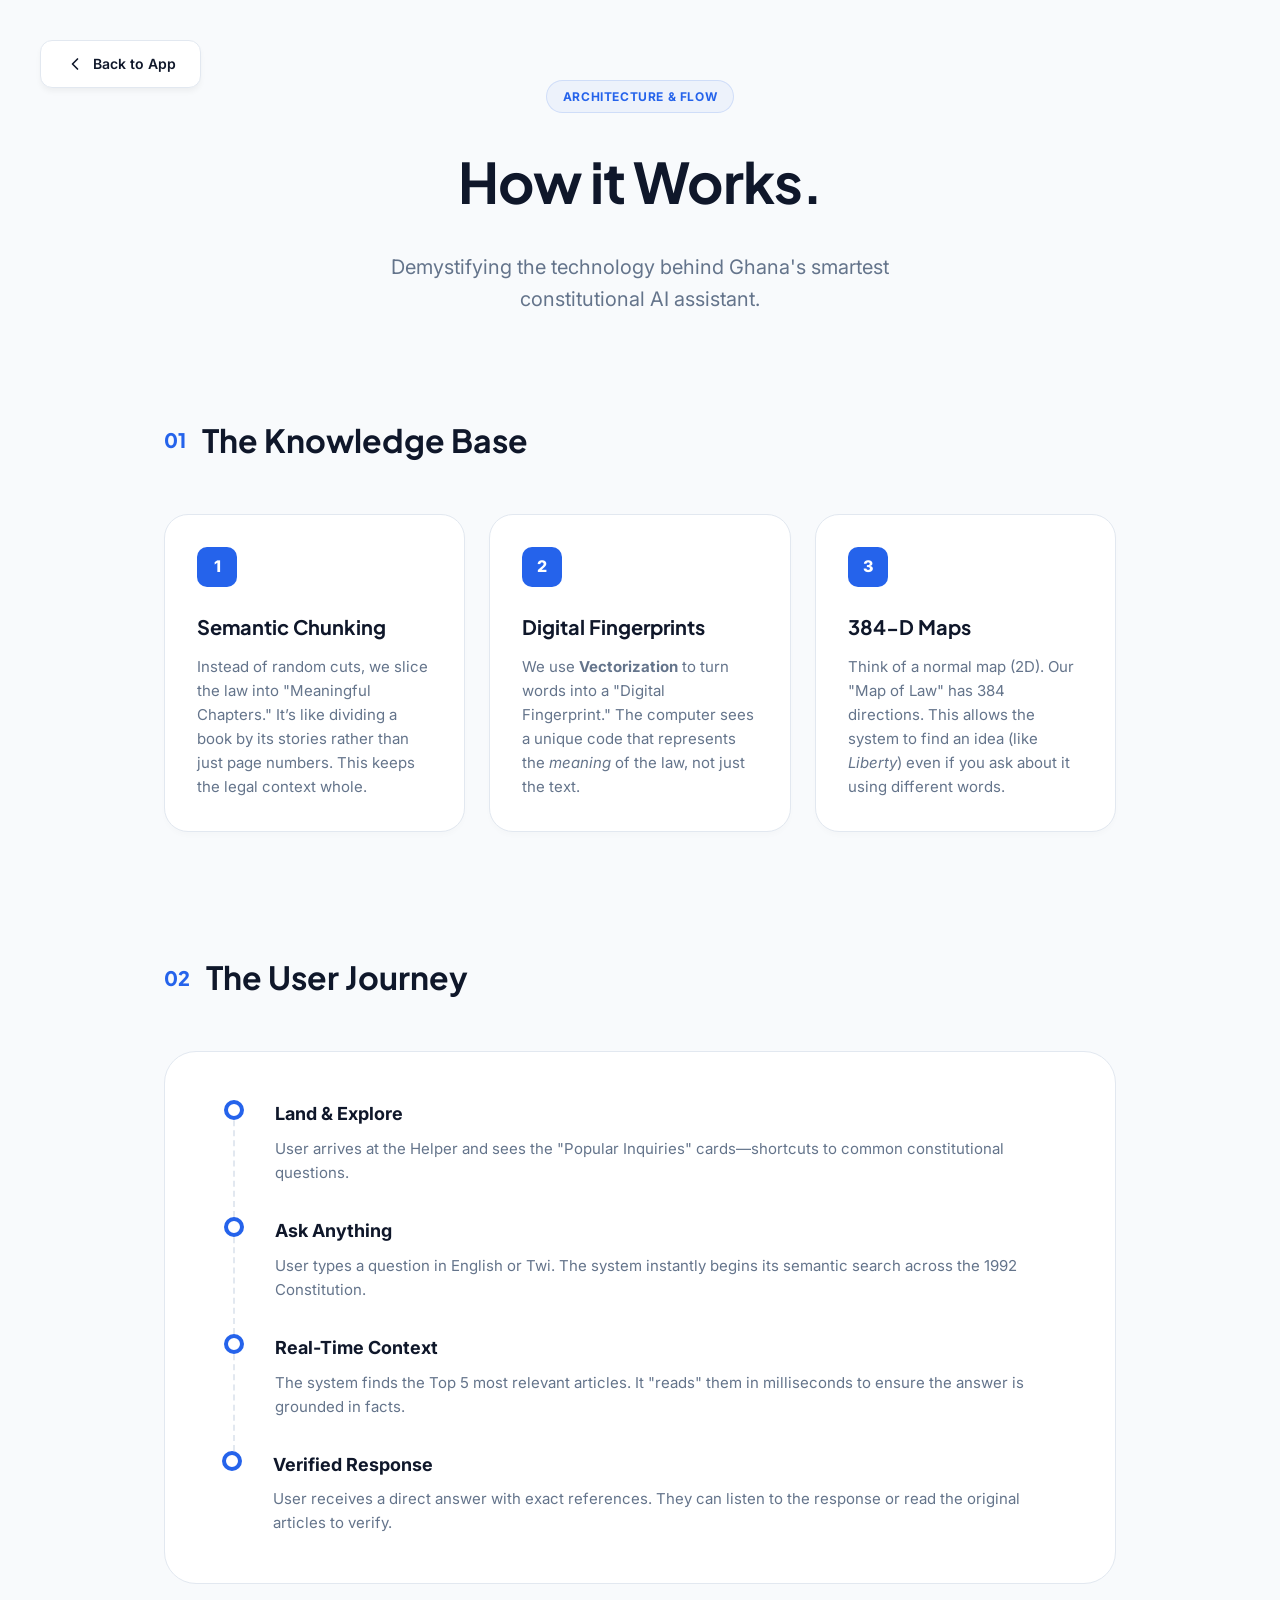
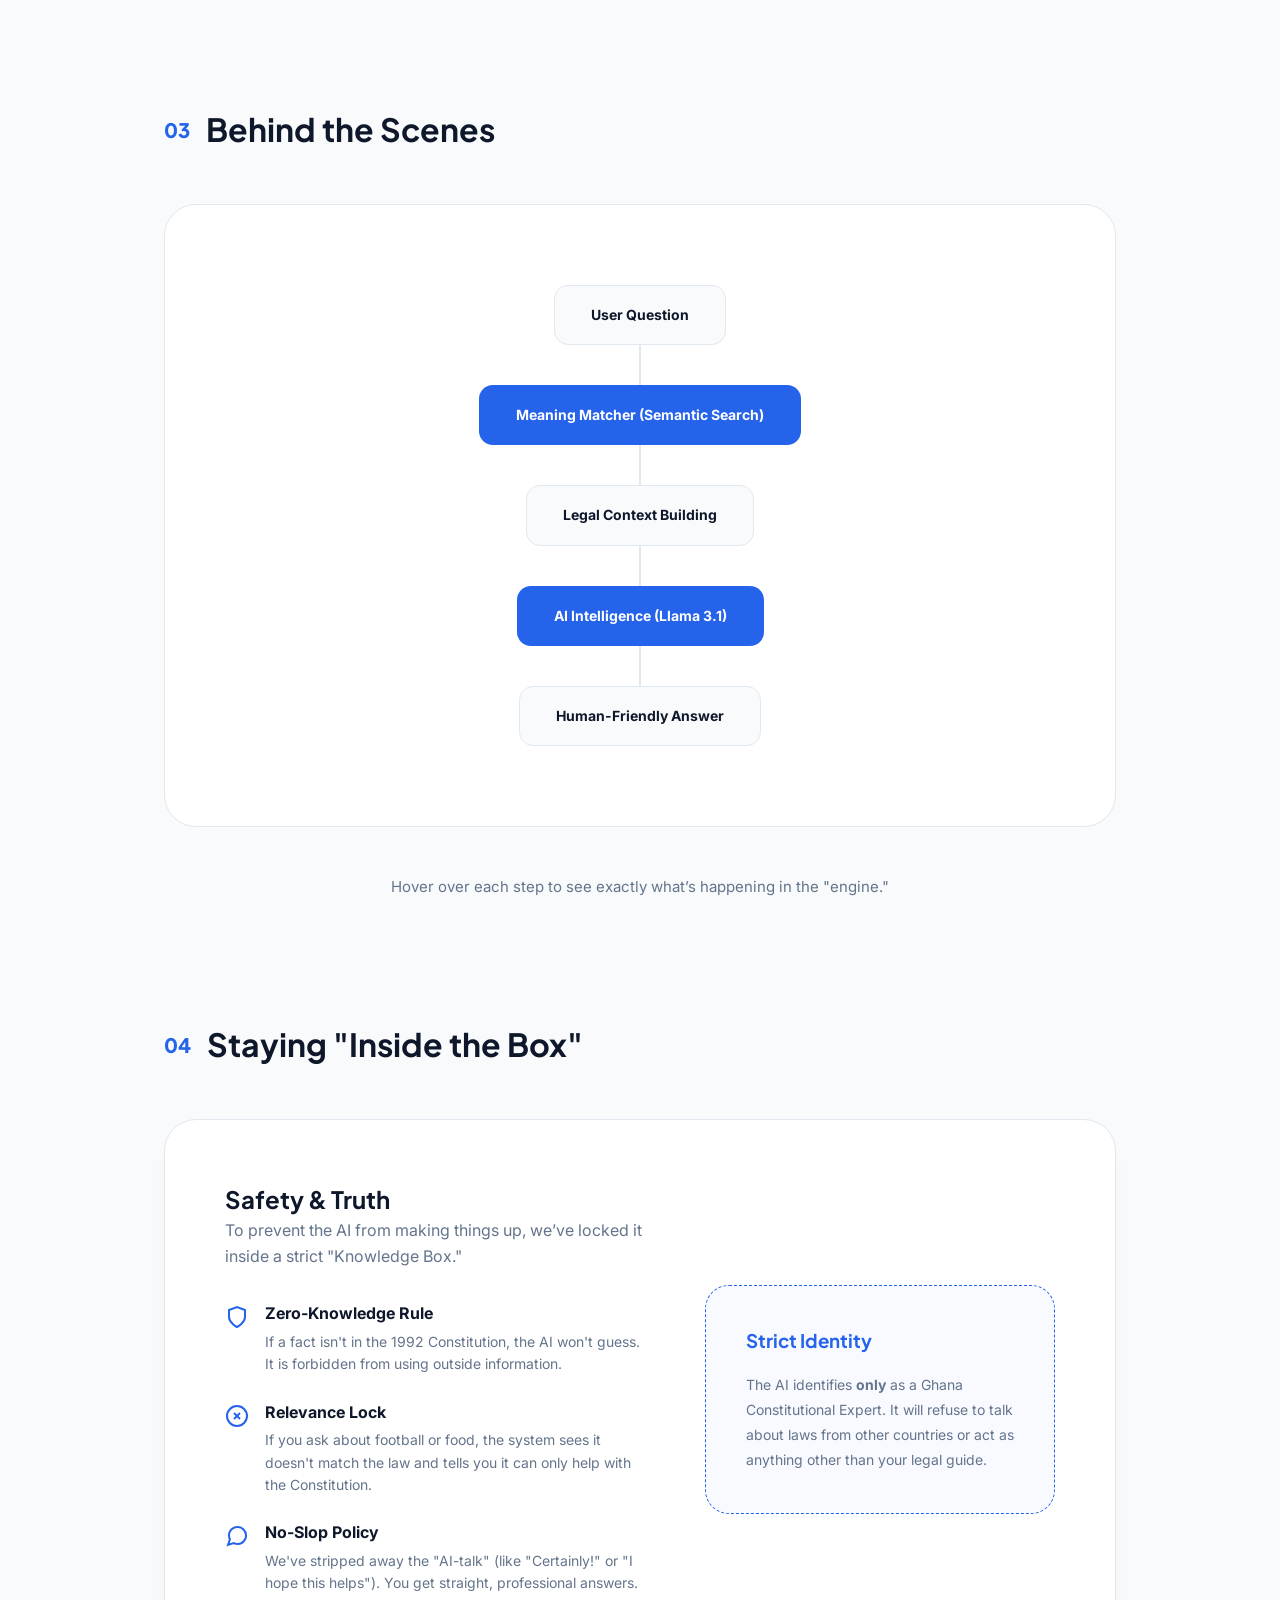
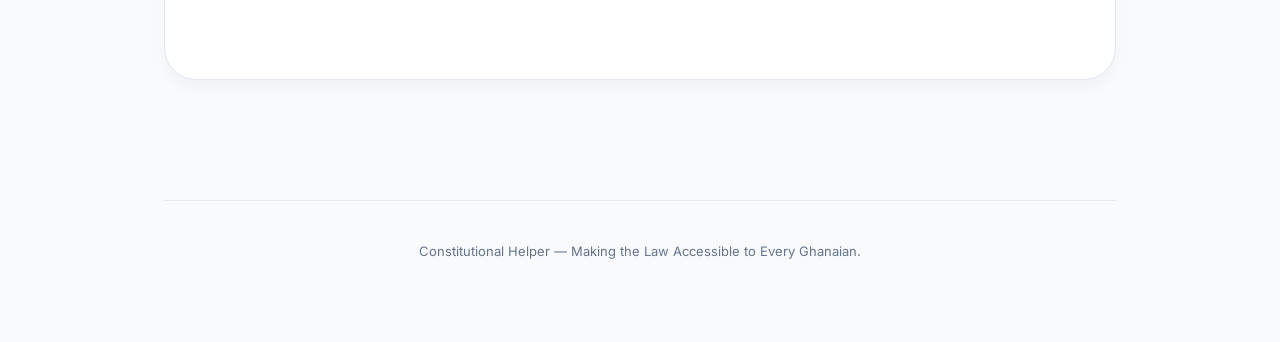
<file: SYSTEM_OVERVIEW.html>
<!DOCTYPE html>
<html lang="en">
<head>
    <meta charset="UTF-8">
    <meta name="viewport" content="width=device-width, initial-scale=1.0">
    <title>System Architecture | Constitutional Helper</title>
    <link href="https://fonts.googleapis.com/css2?family=Inter:wght@400;500;600;700&family=Plus+Jakarta+Sans:wght@700;800&display=swap" rel="stylesheet">
    <style>
        :root {
            --brand: #2563eb;
            --brand-dark: #1d4ed8;
            --bg: #F8FAFC;
            --surface: #ffffff;
            --text: #0F172A;
            --text-dim: #64748B;
            --border: #E2E8F0;
            --success: #10B981;
        }

        * { margin: 0; padding: 0; box-sizing: border-box; }

        body {
            font-family: 'Inter', sans-serif;
            background-color: var(--bg);
            color: var(--text);
            line-height: 1.6;
            overflow-x: hidden;
        }

        h1, h2, h3 { font-family: 'Plus Jakarta Sans', sans-serif; }

        .container { max-width: 1000px; margin: 0 auto; padding: 80px 24px; }

        /* Header Section */
        header { text-align: center; margin-bottom: 100px; }
        .badge {
            display: inline-block;
            padding: 6px 16px;
            background: rgba(37, 99, 235, 0.05);
            border: 1px solid rgba(37, 99, 235, 0.15);
            border-radius: 100px;
            color: var(--brand);
            font-size: 12px;
            font-weight: 700;
            margin-bottom: 24px;
            text-transform: uppercase;
            letter-spacing: 0.05em;
        }
        header h1 { font-size: 56px; margin-bottom: 24px; color: var(--text); letter-spacing: -0.02em; }
        header p { font-size: 20px; color: var(--text-dim); max-width: 600px; margin: 0 auto; }

        /* Sections */
        section { margin-bottom: 120px; opacity: 0; transform: translateY(30px); transition: all 0.8s ease-out; }
        section.visible { opacity: 1; transform: translateY(0); }

        .section-title { font-size: 32px; margin-bottom: 48px; display: flex; align-items: center; gap: 16px; color: var(--text); }
        .section-title span { color: var(--brand); font-size: 20px; font-weight: 800; }

        /* Step Card */
        .step-grid { display: grid; grid-template-columns: repeat(auto-fit, minmax(280px, 1fr)); gap: 24px; }
        .step-card {
            background: var(--surface);
            border: 1px solid var(--border);
            padding: 32px;
            border-radius: 24px;
            transition: all 0.3s ease;
            box-shadow: 0 4px 6px -1px rgba(0, 0, 0, 0.02);
        }
        .step-card:hover { border-color: var(--brand); transform: translateY(-8px); box-shadow: 0 20px 25px -5px rgba(0, 0, 0, 0.05); }
        .step-num { 
            width: 40px; height: 40px; background: var(--brand); 
            border-radius: 10px; display: flex; align-items: center; 
            justify-content: center; font-weight: 800; margin-bottom: 24px; 
            color: white;
        }
        .step-card h3 { font-size: 20px; margin-bottom: 12px; color: var(--text); }
        .step-card p { color: var(--text-dim); font-size: 15px; }

        /* User Flow List */
        .user-flow {
            background: var(--surface);
            border: 1px solid var(--border);
            border-radius: 32px;
            padding: 48px;
        }
        .flow-item {
            display: flex;
            gap: 24px;
            padding-bottom: 32px;
            border-left: 2px dashed var(--border);
            margin-left: 20px;
            padding-left: 40px;
            position: relative;
        }
        .flow-item:last-child { border-left: none; padding-bottom: 0; }
        .flow-dot {
            position: absolute;
            left: -11px;
            top: 0;
            width: 20px;
            height: 20px;
            background: white;
            border: 4px solid var(--brand);
            border-radius: 50%;
        }
        .flow-content h4 { font-size: 18px; margin-bottom: 8px; color: var(--text); }
        .flow-content p { font-size: 15px; color: var(--text-dim); }

        /* Diagram Component */
        .diagram {
            background: white;
            border: 1px solid var(--border);
            border-radius: 32px;
            padding: 80px 60px;
            margin: 48px 0;
            display: flex;
            flex-direction: column;
            align-items: center;
            gap: 0;
        }
        .node-wrapper {
            position: relative;
            display: flex;
            flex-direction: column;
            align-items: center;
        }
        .node {
            background: var(--bg);
            border: 1px solid var(--border);
            padding: 18px 36px;
            border-radius: 14px;
            font-weight: 700;
            color: var(--text);
            font-size: 14px;
            cursor: help;
            transition: all 0.3s ease;
            position: relative;
            z-index: 10;
        }
        .node.highlight { background: var(--brand); color: white; border-color: transparent; }
        .node:hover { transform: scale(1.05); box-shadow: 0 10px 20px rgba(0,0,0,0.05); }
        
        /* Tooltip Logic */
        .tooltip {
            position: absolute;
            top: 50%;
            left: calc(100% + 20px);
            transform: translateY(-50%);
            width: 240px;
            background: var(--text);
            color: white;
            padding: 16px;
            border-radius: 12px;
            font-size: 13px;
            font-weight: 400;
            line-height: 1.5;
            opacity: 0;
            visibility: hidden;
            transition: all 0.3s ease;
            box-shadow: 0 10px 15px rgba(0,0,0,0.1);
            pointer-events: none;
            z-index: 50;
        }
        .tooltip::before {
            content: '';
            position: absolute;
            left: -8px;
            top: 50%;
            transform: translateY(-50%);
            border-top: 8px solid transparent;
            border-bottom: 8px solid transparent;
            border-right: 8px solid var(--text);
        }
        .node-wrapper:hover .tooltip {
            opacity: 1;
            visibility: visible;
            left: calc(100% + 15px);
        }

        .connector {
            width: 2px;
            height: 40px;
            background: var(--border);
        }


        /* Guardrail Section */
        .guardrail {
            background: var(--surface);
            border: 1px solid var(--border);
            border-radius: 32px;
            padding: 60px;
            display: grid;
            grid-template-columns: 1.2fr 1fr;
            gap: 60px;
            align-items: center;
            box-shadow: 0 10px 15px -3px rgba(0, 0, 0, 0.04);
        }
        .rule-item { display: flex; gap: 16px; margin-bottom: 24px; }
        .rule-icon { color: var(--brand); flex-shrink: 0; margin-top: 4px; }
        .rule-text h4 { margin-bottom: 4px; color: var(--text); }
        .rule-text p { font-size: 14px; color: var(--text-dim); }

        .back-btn {
            position: fixed;
            top: 40px;
            left: 40px;
            padding: 12px 24px;
            background: var(--surface);
            border: 1px solid var(--border);
            border-radius: 12px;
            color: var(--text);
            text-decoration: none;
            font-weight: 600;
            font-size: 14px;
            display: flex;
            align-items: center;
            gap: 8px;
            transition: all 0.3s ease;
            z-index: 100;
            box-shadow: 0 4px 6px -1px rgba(0, 0, 0, 0.05);
        }
        .back-btn:hover { background: var(--brand); color: white; border-color: transparent; }

        @media (max-width: 768px) {
            header h1 { font-size: 40px; }
            .guardrail { grid-template-columns: 1fr; }
            .back-btn { top: 20px; left: 20px; padding: 8px 16px; }
            
            /* Responsive Tooltips */
            .tooltip {
                left: 50% !important;
                top: calc(100% + 15px) !important;
                transform: translateX(-50%) !important;
                width: 200px;
                text-align: center;
            }
            .tooltip::before {
                left: 50% !important;
                top: -8px !important;
                transform: translateX(-50%) !important;
                border-left: 8px solid transparent !important;
                border-right: 8px solid transparent !important;
                border-bottom: 8px solid var(--text) !important;
                border-top: none !important;
            }
        }
    </style>
</head>
<body>

    <a href="javascript:history.back()" class="back-btn">
        <svg width="20" height="20" viewBox="0 0 24 24" fill="none" stroke="currentColor" stroke-width="2" stroke-linecap="round" stroke-linejoin="round"><path d="m15 18-6-6 6-6"/></svg>
        Back to App
    </a>

    <div class="container">
        <header>
            <div class="badge">Architecture & Flow</div>
            <h1>How it Works.</h1>
            <p>Demystifying the technology behind Ghana's smartest constitutional AI assistant.</p>
        </header>

        <!-- 1. The Dataset (Simplified) -->
        <section id="dataset">
            <h2 class="section-title"><span>01</span> The Knowledge Base</h2>
            <div class="step-grid">
                <div class="step-card">
                    <div class="step-num">1</div>
                    <h3>Semantic Chunking</h3>
                    <p>Instead of random cuts, we slice the law into "Meaningful Chapters." It’s like dividing a book by its stories rather than just page numbers. This keeps the legal context whole.</p>
                </div>
                <div class="step-card">
                    <div class="step-num">2</div>
                    <h3>Digital Fingerprints</h3>
                    <p>We use <strong>Vectorization</strong> to turn words into a "Digital Fingerprint." The computer sees a unique code that represents the <em>meaning</em> of the law, not just the text.</p>
                </div>
                <div class="step-card">
                    <div class="step-num">3</div>
                    <h3>384-D Maps</h3>
                    <p>Think of a normal map (2D). Our "Map of Law" has 384 directions. This allows the system to find an idea (like <em>Liberty</em>) even if you ask about it using different words.</p>
                </div>
            </div>
        </section>

        <!-- 2. The User Flow -->
        <section id="user-flow">
            <h2 class="section-title"><span>02</span> The User Journey</h2>
            <div class="user-flow">
                <div class="flow-item">
                    <div class="flow-dot"></div>
                    <div class="flow-content">
                        <h4>Land & Explore</h4>
                        <p>User arrives at the Helper and sees the "Popular Inquiries" cards—shortcuts to common constitutional questions.</p>
                    </div>
                </div>
                <div class="flow-item">
                    <div class="flow-dot"></div>
                    <div class="flow-content">
                        <h4>Ask Anything</h4>
                        <p>User types a question in English or Twi. The system instantly begins its semantic search across the 1992 Constitution.</p>
                    </div>
                </div>
                <div class="flow-item">
                    <div class="flow-dot"></div>
                    <div class="flow-content">
                        <h4>Real-Time Context</h4>
                        <p>The system finds the Top 5 most relevant articles. It "reads" them in milliseconds to ensure the answer is grounded in facts.</p>
                    </div>
                </div>
                <div class="flow-item">
                    <div class="flow-dot"></div>
                    <div class="flow-content">
                        <h4>Verified Response</h4>
                        <p>User receives a direct answer with exact references. They can listen to the response or read the original articles to verify.</p>
                    </div>
                </div>
            </div>
        </section>

        <section id="flow">
            <h2 class="section-title"><span>03</span> Behind the Scenes</h2>
            <div class="diagram">
                <div class="node-wrapper">
                    <div class="node">User Question</div>
                    <div class="tooltip">The user types a question in English or Twi into the chat interface.</div>
                </div>
                <div class="connector"></div>
                <div class="node-wrapper">
                    <div class="node highlight">Meaning Matcher (Semantic Search)</div>
                    <div class="tooltip">The system converts your question into a "Digital Fingerprint" and scans the entire constitution for matches in milliseconds.</div>
                </div>
                <div class="connector"></div>
                <div class="node-wrapper">
                    <div class="node">Legal Context Building</div>
                    <div class="tooltip">The top 5 matching articles are pulled from the database and formatted into a "brief" for the AI to study.</div>
                </div>
                <div class="connector"></div>
                <div class="node-wrapper">
                    <div class="node highlight">AI Intelligence (Llama 3.1)</div>
                    <div class="tooltip">The AI reads only the selected articles to ensure the final answer is 100% grounded in the 1992 Constitution.</div>
                </div>
                <div class="connector"></div>
                <div class="node-wrapper">
                    <div class="node">Human-Friendly Answer</div>
                    <div class="tooltip">The final response is delivered with citations and optional audio for accessibility.</div>
                </div>
            </div>
            <p style="text-align: center; color: var(--text-dim); font-size: 15px;">Hover over each step to see exactly what’s happening in the "engine."</p>
        </section>


        <!-- 4. Guardrails -->
        <section id="guardrails">
            <h2 class="section-title"><span>04</span> Staying "Inside the Box"</h2>
            <div class="guardrail">
                <div class="guardrail-content">
                    <h2>Safety & Truth</h2>
                    <p style="margin-bottom: 32px; color: var(--text-dim);">To prevent the AI from making things up, we’ve locked it inside a strict "Knowledge Box."</p>
                    
                    <div class="rule-item">
                        <div class="rule-icon">
                            <svg width="24" height="24" viewBox="0 0 24 24" fill="none" stroke="currentColor" stroke-width="2"><path d="M12 22s8-4 8-10V5l-8-3-8 3v7c0 6 8 10 8 10z"/></svg>
                        </div>
                        <div class="rule-text">
                            <h4>Zero-Knowledge Rule</h4>
                            <p>If a fact isn't in the 1992 Constitution, the AI won't guess. It is forbidden from using outside information.</p>
                        </div>
                    </div>

                    <div class="rule-item">
                        <div class="rule-icon">
                            <svg width="24" height="24" viewBox="0 0 24 24" fill="none" stroke="currentColor" stroke-width="2"><circle cx="12" cy="12" r="10"/><path d="m15 9-6 6"/><path d="m9 9 6 6"/></svg>
                        </div>
                        <div class="rule-text">
                            <h4>Relevance Lock</h4>
                            <p>If you ask about football or food, the system sees it doesn't match the law and tells you it can only help with the Constitution.</p>
                        </div>
                    </div>

                    <div class="rule-item">
                        <div class="rule-icon">
                            <svg width="24" height="24" viewBox="0 0 24 24" fill="none" stroke="currentColor" stroke-width="2"><path d="M21 11.5a8.38 8.38 0 0 1-.9 3.8 8.5 8.5 0 0 1-7.6 4.7 8.38 8.38 0 0 1-3.8-.9L3 21l1.9-5.7a8.38 8.38 0 0 1-.9-3.8 8.5 8.5 0 0 1 4.7-7.6 8.38 8.38 0 0 1 3.8-.9h.5a8.48 8.48 0 0 1 8 8v.5z"/></svg>
                        </div>
                        <div class="rule-text">
                            <h4>No-Slop Policy</h4>
                            <p>We've stripped away the "AI-talk" (like "Certainly!" or "I hope this helps"). You get straight, professional answers.</p>
                        </div>
                    </div>
                </div>
                <div style="background: rgba(37, 99, 235, 0.03); padding: 40px; border-radius: 24px; border: 1px dashed var(--brand);">
                    <h3 style="margin-bottom: 16px; color: var(--brand);">Strict Identity</h3>
                    <p style="font-size: 14px; line-height: 1.8; color: var(--text-dim);">The AI identifies <strong>only</strong> as a Ghana Constitutional Expert. It will refuse to talk about laws from other countries or act as anything other than your legal guide.</p>
                </div>
            </div>
        </section>

        <footer style="text-align: center; color: var(--text-dim); font-size: 13px; border-top: 1px solid var(--border); padding-top: 40px;">
            Constitutional Helper — Making the Law Accessible to Every Ghanaian.
        </footer>
    </div>

    <script>
        // Intersection Observer for scroll animations
        const observer = new IntersectionObserver((entries) => {
            entries.forEach(entry => {
                if (entry.isIntersecting) {
                    entry.target.classList.add('visible');
                }
            });
        }, { threshold: 0.1 });

        document.querySelectorAll('section').forEach(section => {
            observer.observe(section);
        });
    </script>
</body>
</html>
</file>
